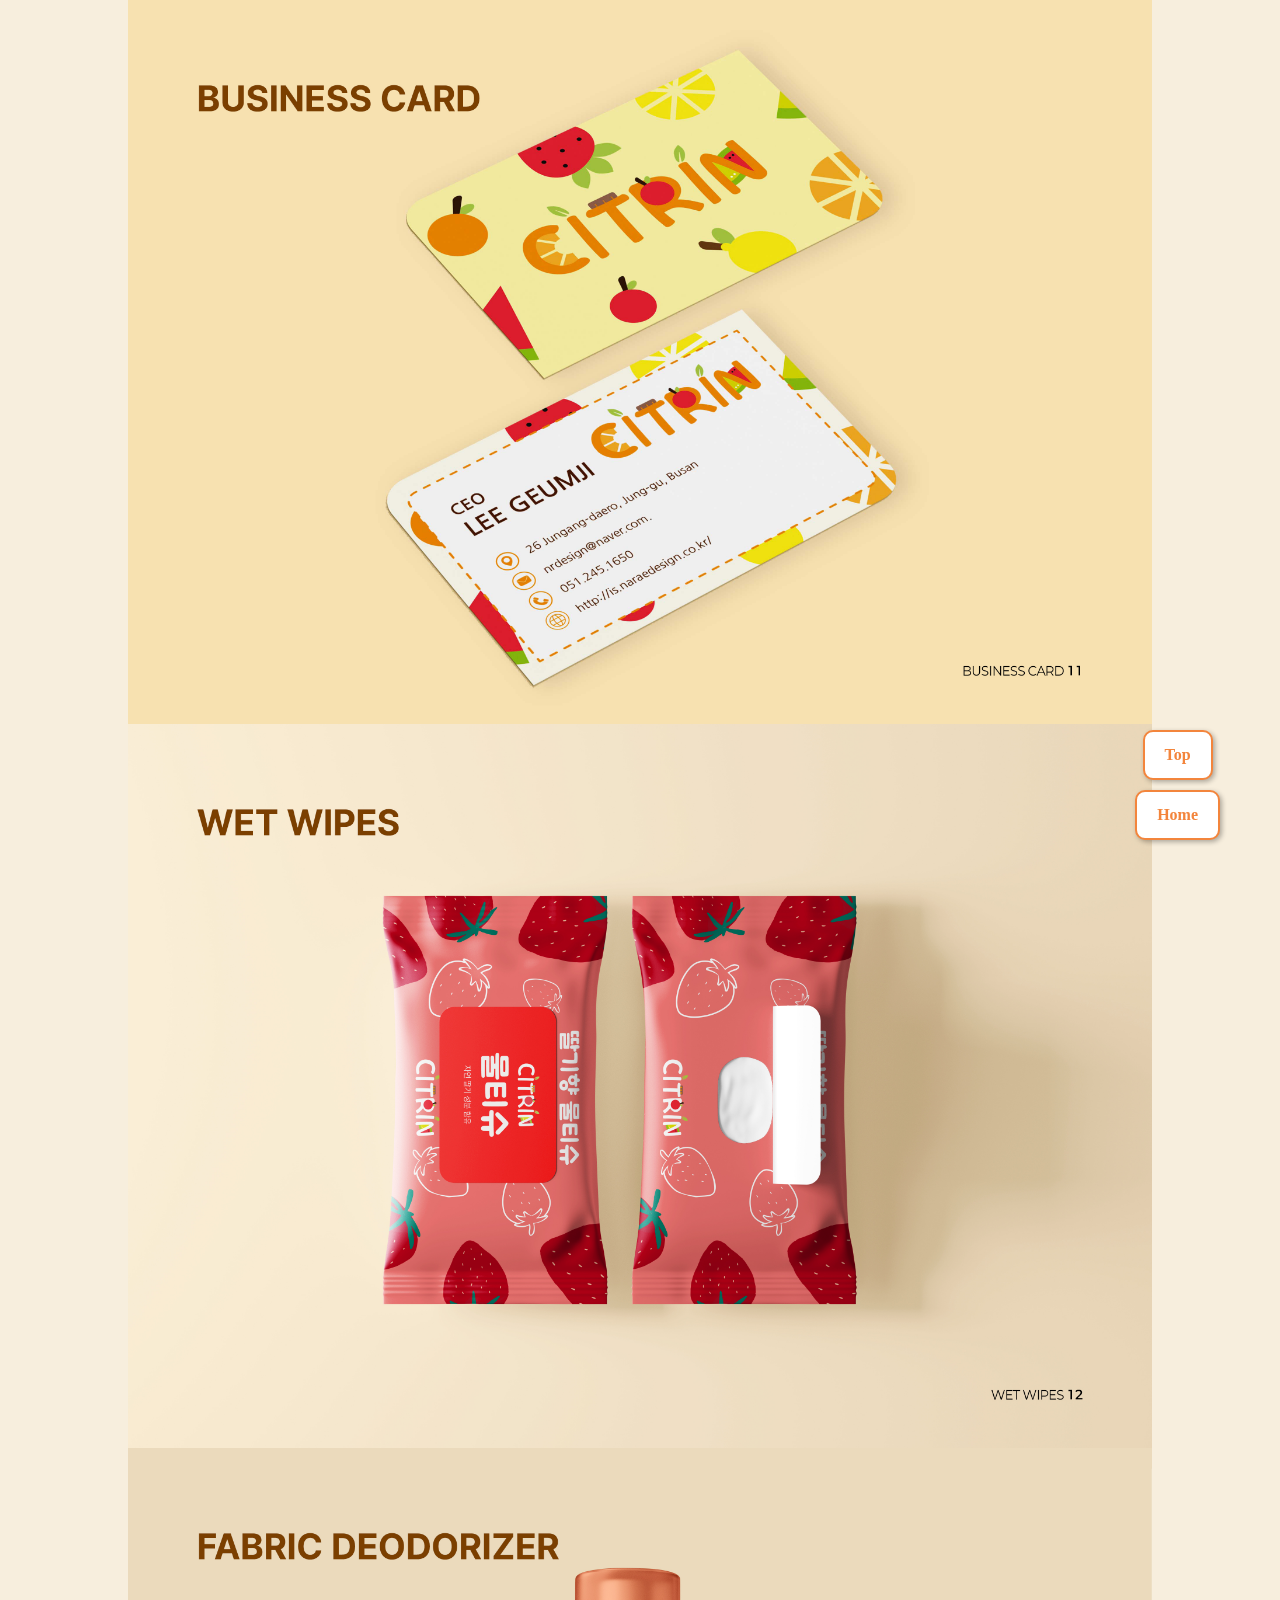
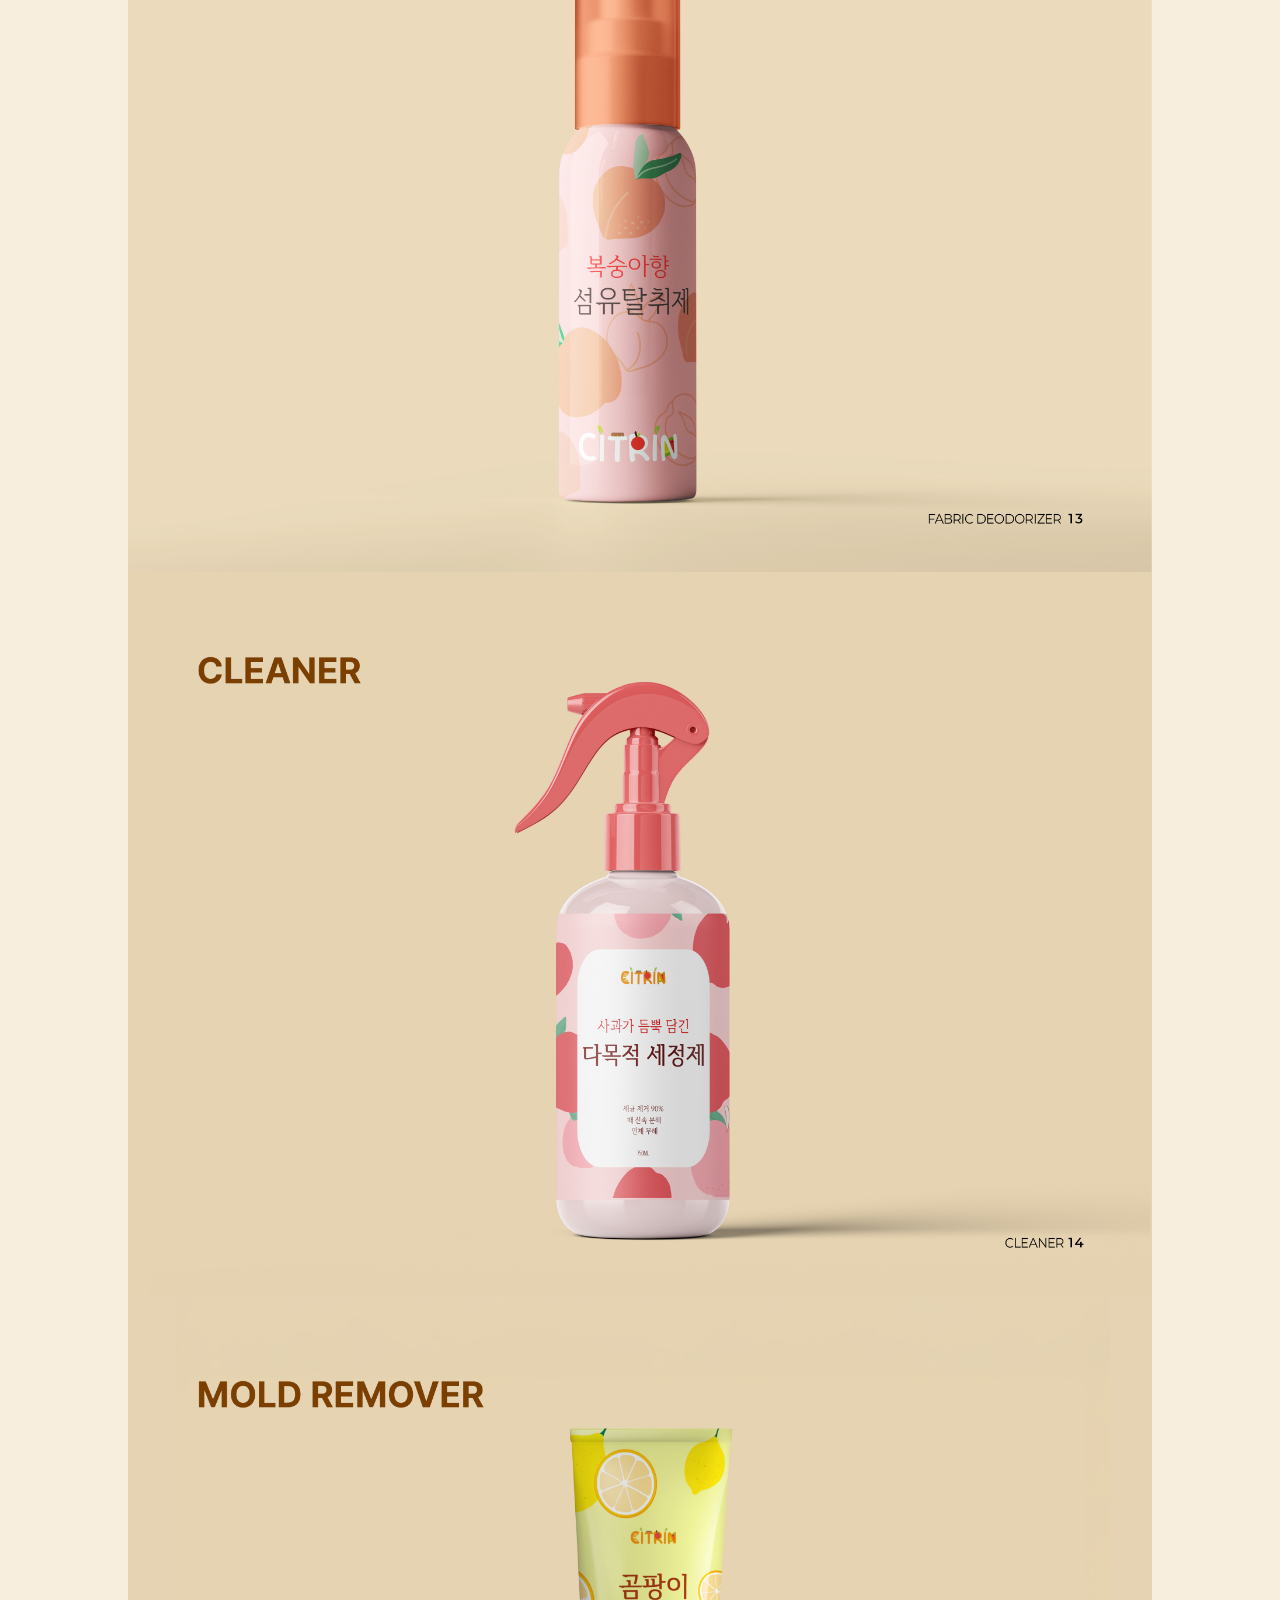
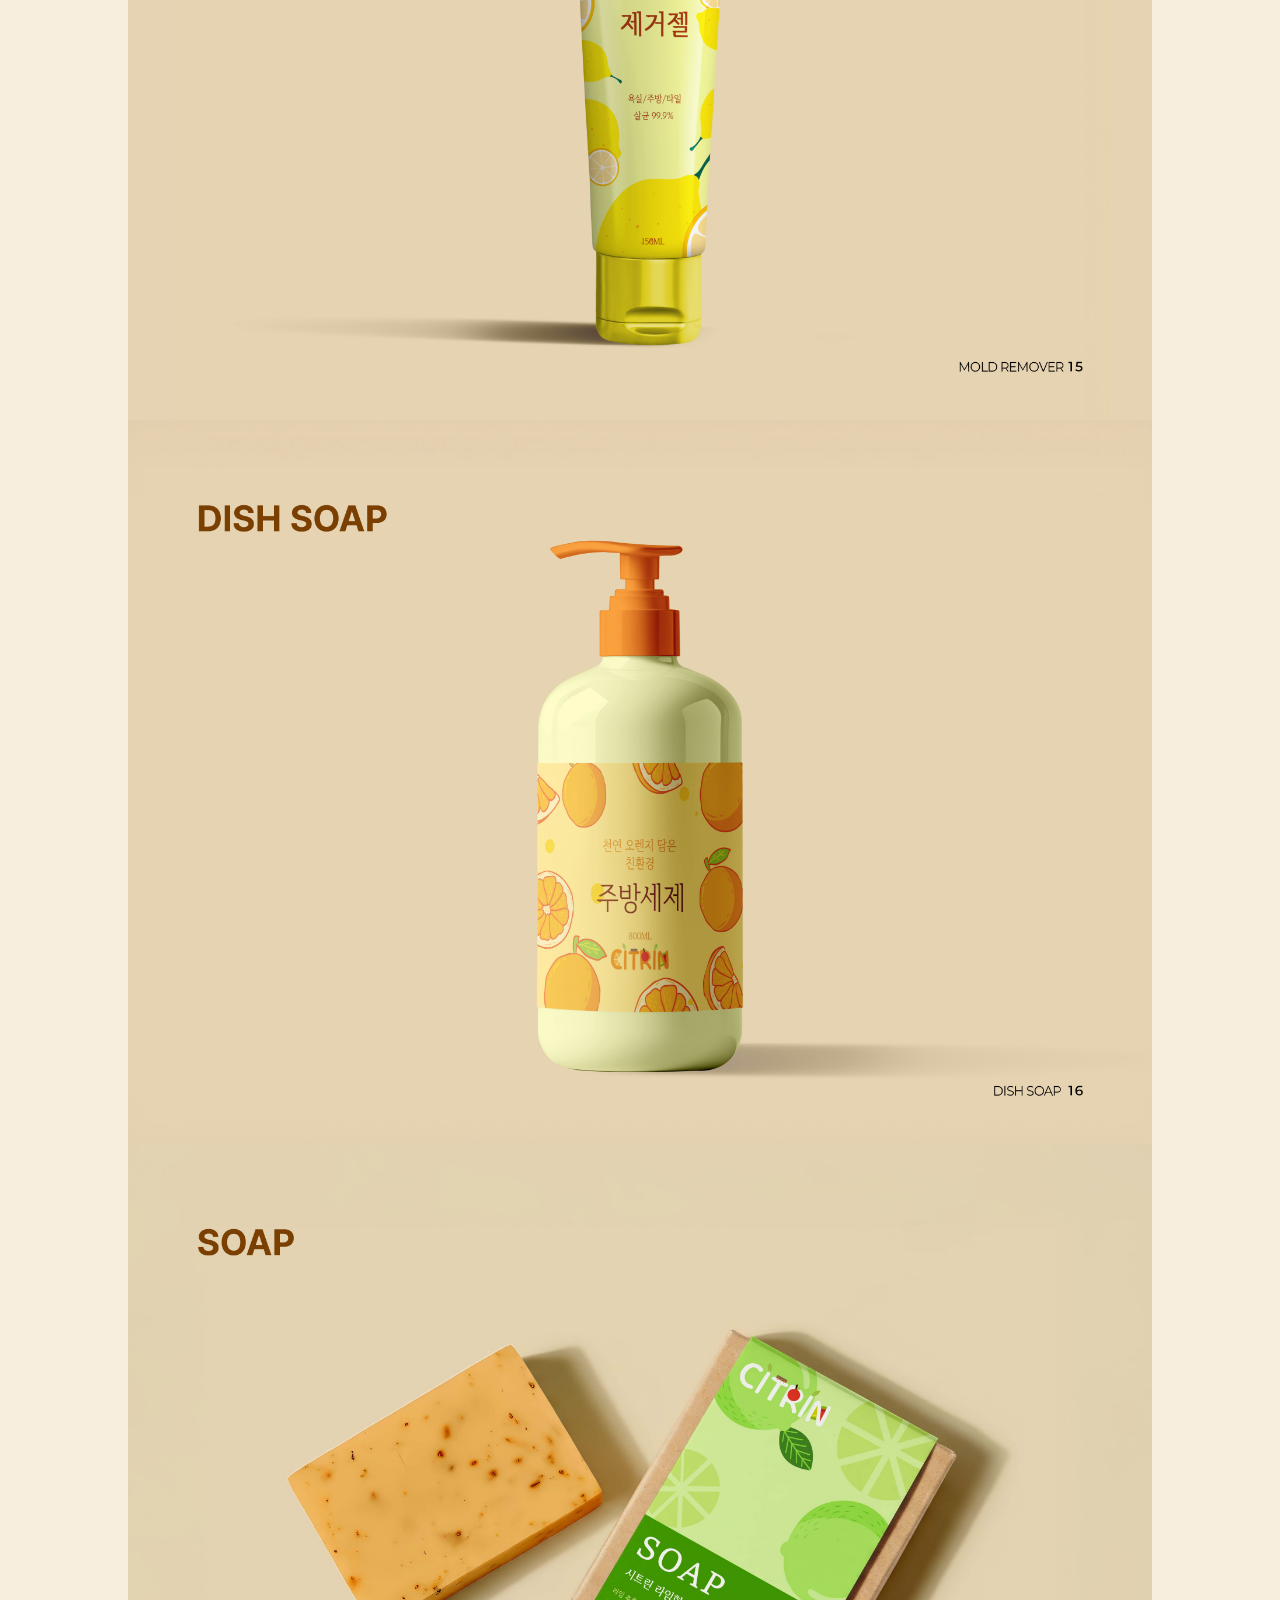
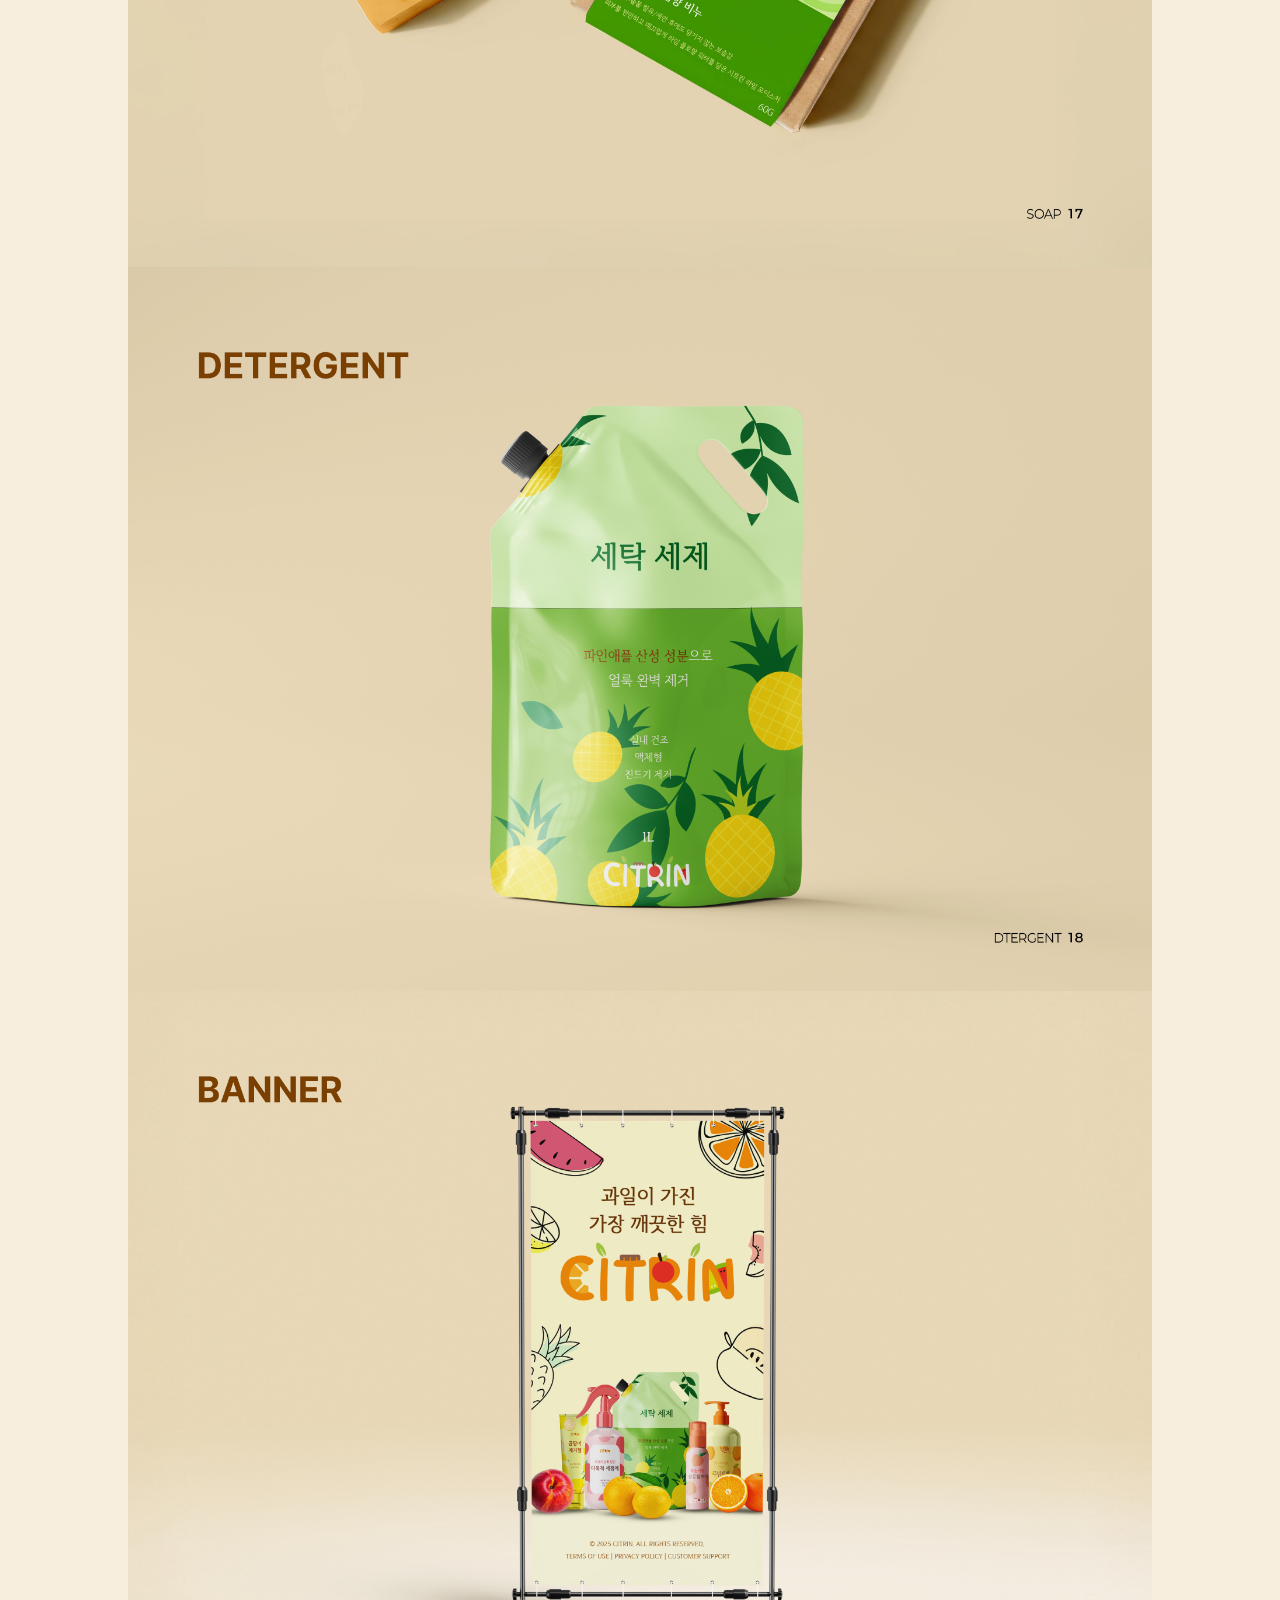
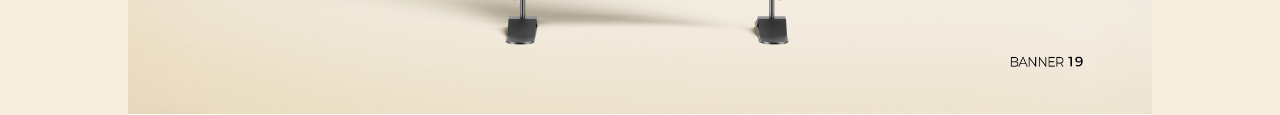
<file: bibx/index.html>
<!DOCTYPE html>
<html lang="ko">
<head>
    <meta charset="UTF-8">
    <meta http-equiv="X-UA-Compatible" content="IE=edge">
    <meta name="viewport" content="width=device-width, initial-scale=1">
    <title>LEE GEUMJI_BI & BX</title>
    <link href="https://webfontworld.github.io/pretendard/Pretendard.css" rel="stylesheet">
    <link rel="stylesheet" href="./guide.css">
</head>
<body>
    <div class="brand1">
        <!-- bi 이미지 넣기(너비 1320px) -->
        <img src="./guide_img/1.jpg" alt="FA;MILY 표지">
        <img src="./guide_img/2.jpg" alt="OVERVIEW">
        <img src="./guide_img/3.jpg" alt="BRAND NAME">
        <img src="./guide_img/4.jpg" alt="경쟁사 분석">
        <img src="./guide_img/5.jpg" alt="SWOT">
        <img src="./guide_img/6.jpg" alt="KEYWORD">
        <img src="./guide_img/7.jpg" alt="PERSONA">
        <img src="./guide_img/8.jpg" alt="LOGO">
        <img src="./guide_img/9.jpg" alt="COLOR & FONT">

        <!-- 버튼 -->
        <ul class="btn_1">
			<li><a href="#">Top</a></li>
			<li><a href="../index.html#section2">Home</a></li>
		</ul>
    </div>
</body>
</html>
</file>
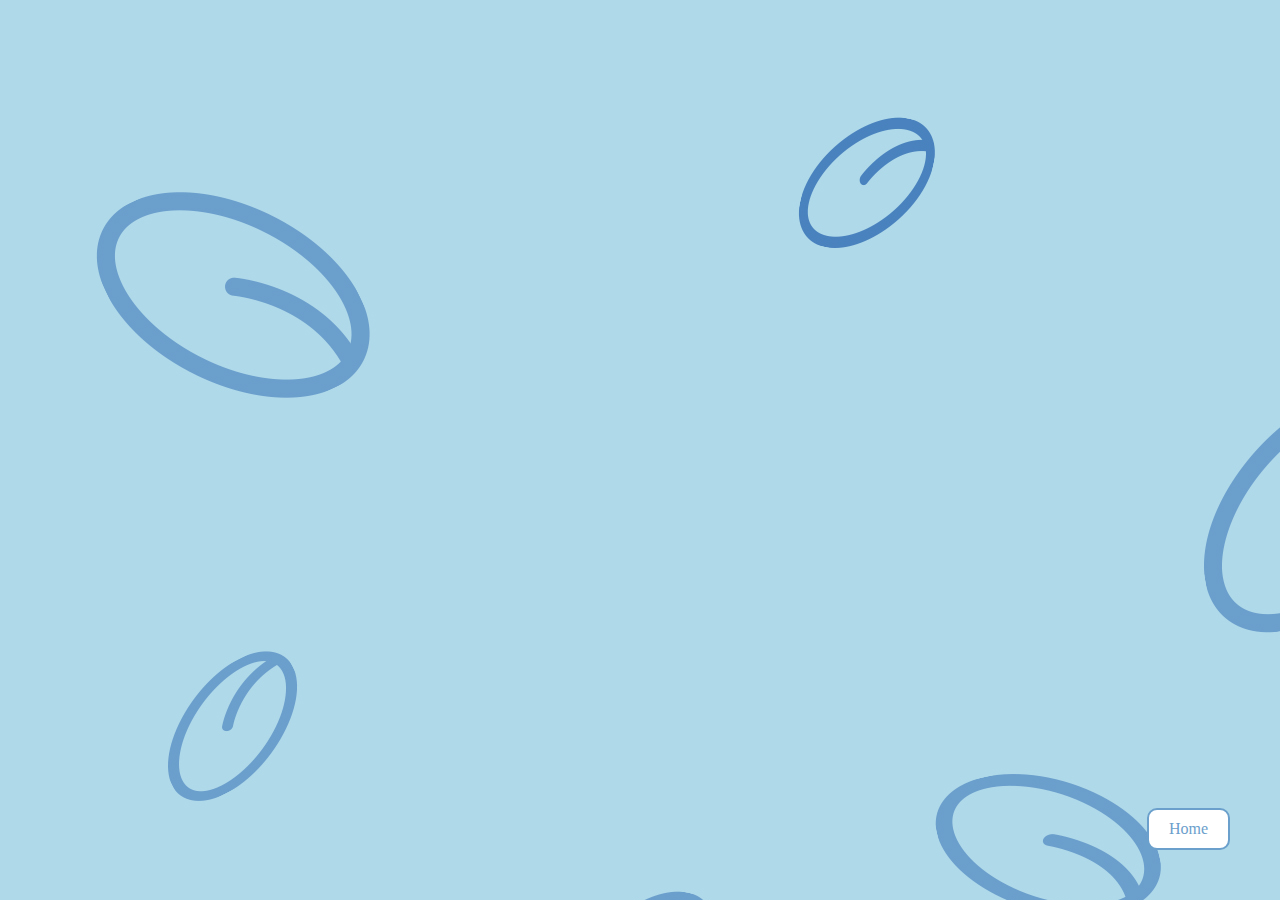
<file: video/video.html>
<!DOCTYPE html>
<html lang="ko">

<head>
    <meta charset="UTF-8">
    <meta http-equiv="X-UA-Compatible" content="IE=edge">
    <meta name="viewport" content="width=device-width, initial-scale=1">
    <title>비디오</title>
    <link href="https://webfontworld.github.io/pretendard/Pretendard.css" rel="stylesheet">

    <style>
        * {
            margin: 0;
            padding: 0;
        }

        body {
            font-family: 'Pretendard';
            height: 100vh;
            background: url(./background.jpg);
            text-align: center;
            padding-top: calc(calc(100vh - 720px) / 2);
            box-sizing: border-box;
        }

        iframe {
            width: 90%;
            max-width: 1280px;
        }

        a {
            text-decoration: none;
            color: #6ba0cc;
            background-color: #fff;
            border: 2px solid #6ba0cc;
            padding: 10px 20px;
            display: block;
            position: fixed;
            right: 50px;
            bottom: 50px;
            border-radius: 10px;
        }

        a:hover {
            color: #fff;
            background-color: #6ba0cc;
        }
    </style>
</head>

<body>
    <iframe width="1280" height="720" src="https://www.youtube.com/embed/yJPmBB8HkDw" title="손수" frameborder="0"
        allow="accelerometer; autoplay; clipboard-write; encrypted-media; gyroscope; picture-in-picture; web-share"
        allowfullscreen></iframe>
    <a href="../index.html#section2">Home</a>
</body>

</html>
</file>
<file: bibx/guide.css>
*{margin:0; padding:0;}
a{text-decoration:none;}
body{
    font-family: 'Pretendard';
    font-size: 16px;
    line-height: 26px;
}

/* 배경색상 */
.brand1{
    background-color: #f7eedd;
}

/* 이미지 크기 */
img{
    width: 80%;
	max-width:1320px;
    display: block;
    margin: auto;
}

/* 버튼 */
.btn_1 {
	list-style: none;
	position: fixed;
	bottom: 50px;
	right: 50px;
	text-align: center;
	z-index: 99;
}

.btn_1 li {
	margin: 10px;
}

.btn_1 li a {
	display: inline-block;
	padding: 10px 20px;
	border-radius: 10px;
	box-shadow: 2px 2px 5px rgba(0, 0, 0, 0.3);
	background: #fff;
	color: #f3853c;
	border: 2px solid #f3853c;
	font-weight: bold;
}

.btn_1 li a:hover{
	background-color: #f3853c;
	color: #fff;
}
</file>
